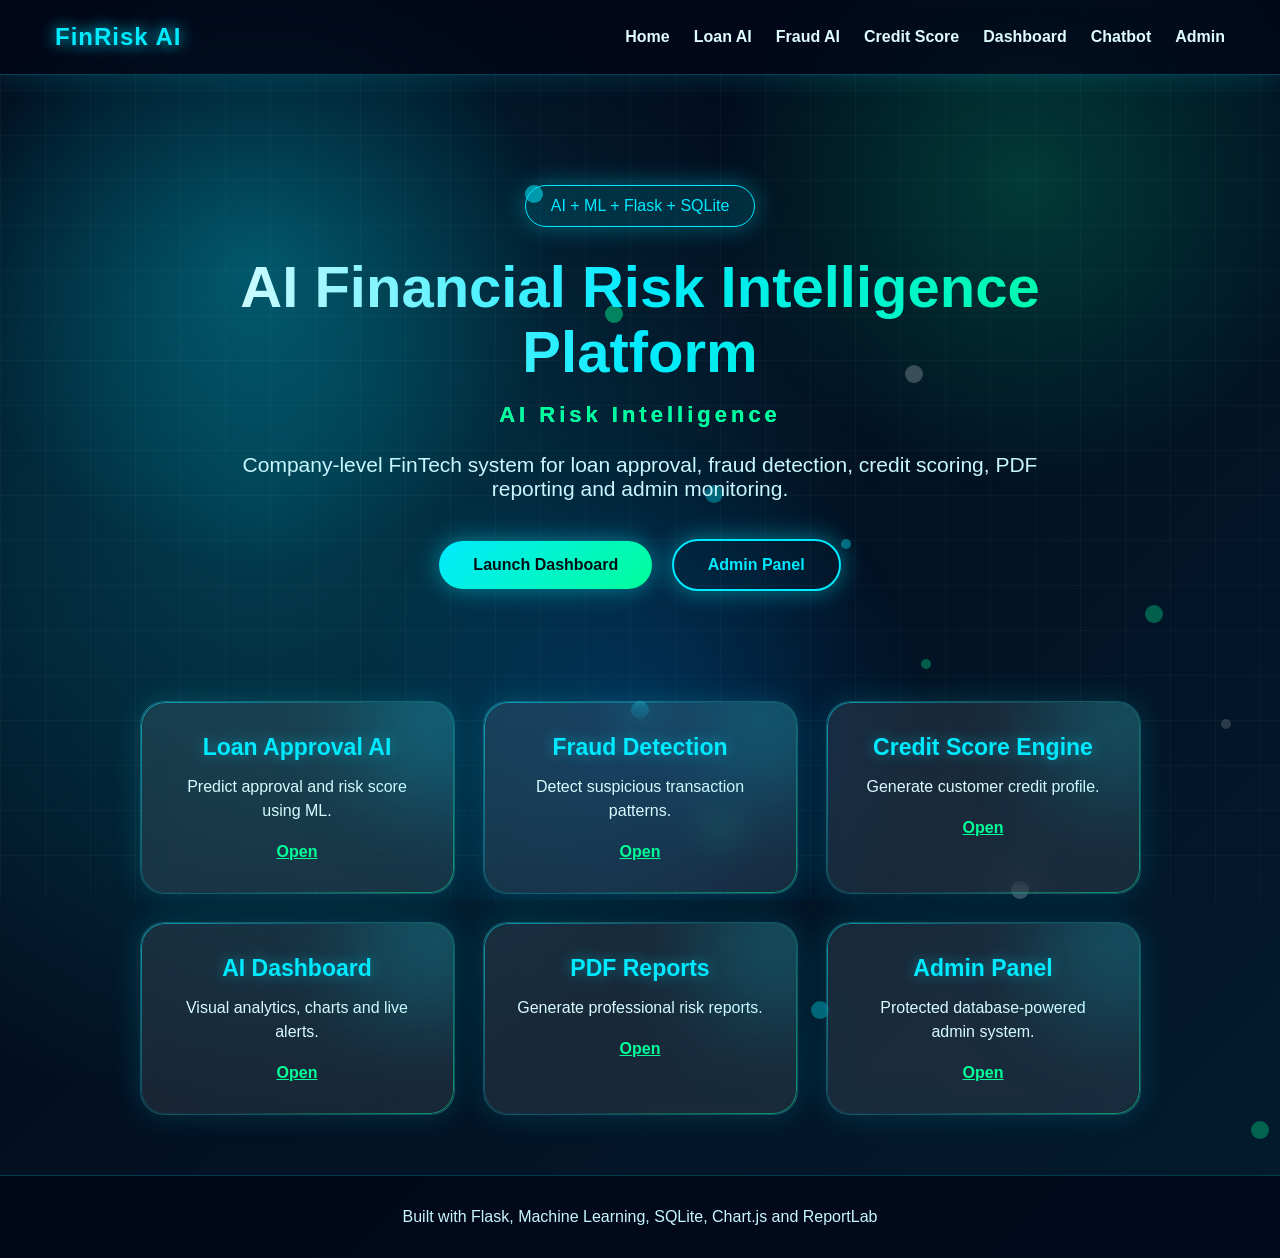
<file: templates/index.html>
<!DOCTYPE html>
<html>
<head>
    <title>FinRisk AI Platform</title>
    <link rel="stylesheet" href="/static/css/style.css">
</head>
<body>

<nav>
    <h2>FinRisk AI</h2>
    <a href="/">Home</a>
    <a href="/loan">Loan AI</a>
    <a href="/fraud">Fraud AI</a>
    <a href="/credit-score">Credit Score</a>
    <a href="/dashboard">Dashboard</a>
    <a href="/chatbot">Chatbot</a>
    <a href="/admin">Admin</a>
</nav>

<section class="hero">
    <div class="badge">AI + ML + Flask + SQLite</div>
    <h1>AI Financial Risk Intelligence Platform</h1>
    <p>Company-level FinTech system for loan approval, fraud detection, credit scoring, PDF reporting and admin monitoring.</p>
    <a class="btn" href="/dashboard">Launch Dashboard</a>
    <a class="btn secondary" href="/admin">Admin Panel</a>
</section>

<section class="cards">
    <div class="card"><h3>Loan Approval AI</h3><p>Predict approval and risk score using ML.</p><a href="/loan">Open</a></div>
    <div class="card"><h3>Fraud Detection</h3><p>Detect suspicious transaction patterns.</p><a href="/fraud">Open</a></div>
    <div class="card"><h3>Credit Score Engine</h3><p>Generate customer credit profile.</p><a href="/credit-score">Open</a></div>
    <div class="card"><h3>AI Dashboard</h3><p>Visual analytics, charts and live alerts.</p><a href="/dashboard">Open</a></div>
    <div class="card"><h3>PDF Reports</h3><p>Generate professional risk reports.</p><a href="/report">Open</a></div>
    <div class="card"><h3>Admin Panel</h3><p>Protected database-powered admin system.</p><a href="/admin">Open</a></div>
</section>

<footer>
    <p>Built with Flask, Machine Learning, SQLite, Chart.js and ReportLab</p>
</footer>

</body>
</html>
</file>
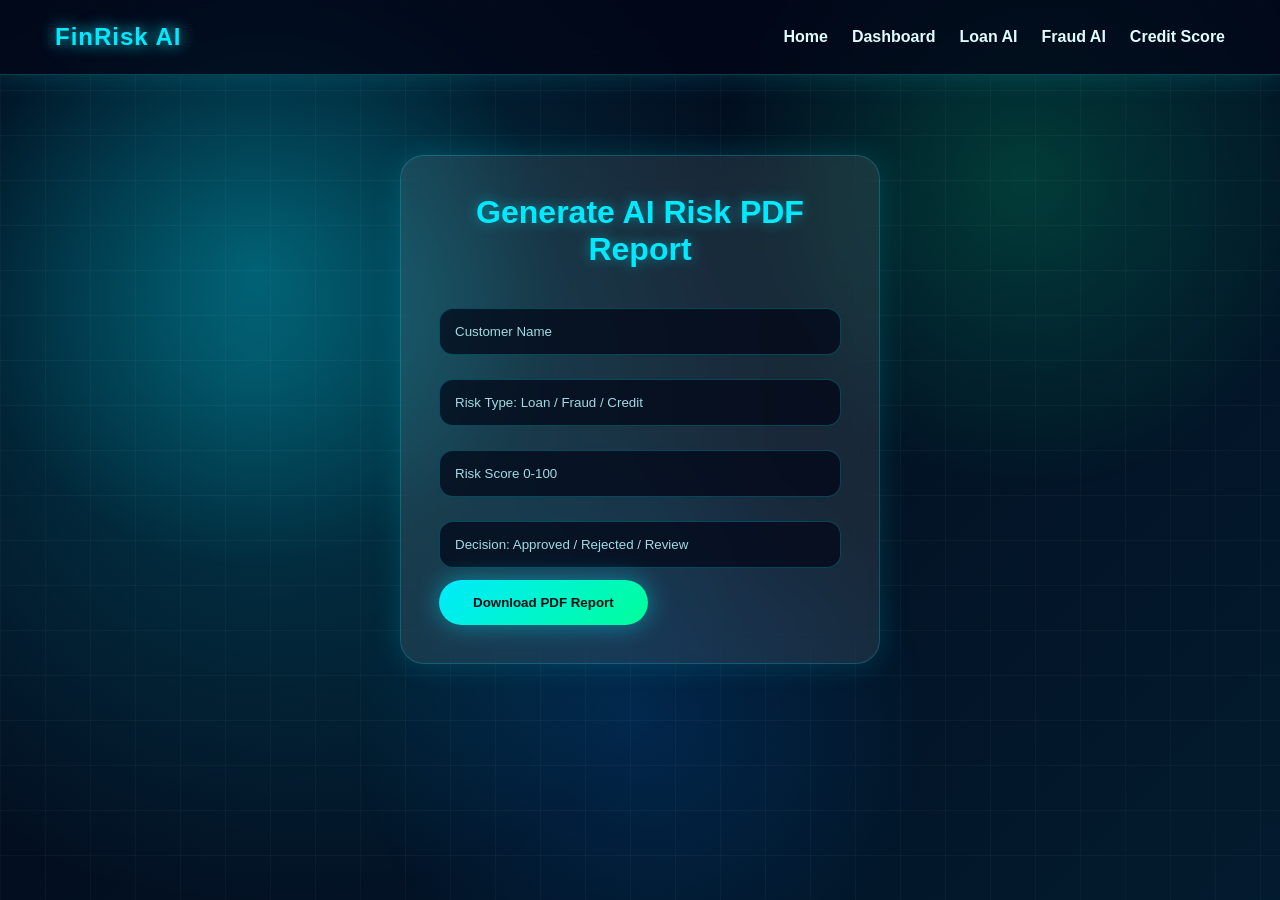
<file: templates/report.html>
﻿<!DOCTYPE html>
<html>
<head>
    <title>AI PDF Report</title>
    <link rel="stylesheet" href="/static/css/style.css">
</head>
<body>

<nav>
    <h2>FinRisk AI</h2>
    <a href="/">Home</a>
    <a href="/dashboard">Dashboard</a>
    <a href="/loan">Loan AI</a>
    <a href="/fraud">Fraud AI</a>
    <a href="/credit-score">Credit Score</a>
</nav>

<div class="form-box">
    <h1>Generate AI Risk PDF Report</h1>

    <form method="POST">
        <input type="text" name="customer_name" placeholder="Customer Name" required>

        <input type="text" name="risk_type" placeholder="Risk Type: Loan / Fraud / Credit" required>

        <input type="number" name="risk_score" placeholder="Risk Score 0-100" required>

        <input type="text" name="decision" placeholder="Decision: Approved / Rejected / Review" required>

        <button type="submit">Download PDF Report</button>
    </form>
</div>

</body>
</html>
</file>
<file: static/css/style.css>
* {
    margin: 0;
    padding: 0;
    box-sizing: border-box;
}

body {
    font-family: "Segoe UI", Arial, sans-serif;
    color: white;
    min-height: 100vh;
    background: radial-gradient(circle at top left, #003b46, #020617 45%, #000 100%);
    overflow-x: hidden;
}

/* Animated background */
body::before {
    content: "";
    position: fixed;
    inset: 0;
    background:
        radial-gradient(circle at 20% 30%, rgba(0, 234, 255, 0.25), transparent 25%),
        radial-gradient(circle at 80% 20%, rgba(0, 255, 153, 0.18), transparent 25%),
        radial-gradient(circle at 50% 80%, rgba(0, 132, 255, 0.18), transparent 30%);
    animation: bgMove 10s infinite alternate ease-in-out;
    z-index: -2;
}

body::after {
    content: "";
    position: fixed;
    inset: 0;
    background-image:
        linear-gradient(rgba(255,255,255,0.03) 1px, transparent 1px),
        linear-gradient(90deg, rgba(255,255,255,0.03) 1px, transparent 1px);
    background-size: 45px 45px;
    z-index: -1;
}

@keyframes bgMove {
    from { transform: scale(1) translateY(0); }
    to { transform: scale(1.15) translateY(-25px); }
}

/* Navbar */
nav {
    min-height: 75px;
    padding: 18px 55px;
    display: flex;
    align-items: center;
    gap: 24px;
    background: rgba(2, 6, 23, 0.75);
    backdrop-filter: blur(16px);
    border-bottom: 1px solid rgba(0, 234, 255, 0.25);
    box-shadow: 0 0 30px rgba(0, 234, 255, 0.18);
    position: sticky;
    top: 0;
    z-index: 10;
}

nav h2 {
    margin-right: auto;
    color: #00eaff;
    letter-spacing: 1px;
    text-shadow: 0 0 15px #00eaff;
}

nav a {
    color: #dffcff;
    text-decoration: none;
    font-weight: 600;
    transition: 0.3s;
}

nav a:hover {
    color: #00eaff;
    text-shadow: 0 0 12px #00eaff;
}

/* Hero */
.hero {
    min-height: 520px;
    text-align: center;
    padding: 110px 20px 70px;
    position: relative;
}

.badge {
    display: inline-block;
    padding: 11px 25px;
    border: 1px solid #00eaff;
    border-radius: 40px;
    color: #00eaff;
    background: rgba(0,234,255,0.12);
    box-shadow: 0 0 25px rgba(0,234,255,0.35);
    margin-bottom: 28px;
}

.hero h1 {
    font-size: 58px;
    max-width: 1000px;
    margin: auto;
    line-height: 1.12;
    background: linear-gradient(90deg, #fff, #00eaff, #00ff99);
    -webkit-background-clip: text;
    -webkit-text-fill-color: transparent;
    animation: glowText 3s infinite alternate;
}

@keyframes glowText {
    from { filter: drop-shadow(0 0 8px rgba(0,234,255,0.4)); }
    to { filter: drop-shadow(0 0 25px rgba(0,255,153,0.7)); }
}

.hero p {
    max-width: 850px;
    margin: 25px auto 38px;
    font-size: 21px;
    color: #c8f7ff;
}

.btn, button {
    display: inline-block;
    padding: 15px 34px;
    border-radius: 35px;
    border: none;
    background: linear-gradient(135deg, #00eaff, #00ff99);
    color: #001014;
    font-weight: 800;
    text-decoration: none;
    cursor: pointer;
    box-shadow: 0 0 25px rgba(0,234,255,0.45);
    transition: 0.3s;
}

.btn:hover, button:hover {
    transform: translateY(-4px) scale(1.03);
    box-shadow: 0 0 40px rgba(0,255,153,0.75);
}

.secondary {
    margin-left: 15px;
    background: transparent;
    color: #00eaff;
    border: 2px solid #00eaff;
}

/* Cards */
.cards, .dashboard {
    width: 92%;
    margin: 40px auto;
    display: flex;
    justify-content: center;
    gap: 28px;
    flex-wrap: wrap;
}

.card, .dash-card, .form-box, .analytics-box, .admin-box, .table-section, .chat-container, .login-card {
    background: rgba(255,255,255,0.09);
    border: 1px solid rgba(0,234,255,0.22);
    border-radius: 24px;
    backdrop-filter: blur(18px);
    box-shadow: 0 0 30px rgba(0,234,255,0.16);
    transition: 0.35s;
}

.card {
    width: 315px;
    padding: 32px;
    text-align: center;
    position: relative;
    overflow: hidden;
}

.card::before, .dash-card::before {
    content: "";
    position: absolute;
    width: 140px;
    height: 140px;
    background: rgba(0,234,255,0.20);
    filter: blur(45px);
    top: -50px;
    right: -50px;
}

.card:hover, .dash-card:hover, .analytics-box:hover, .admin-box:hover {
    transform: translateY(-10px);
    box-shadow: 0 0 45px rgba(0,234,255,0.38);
}

.card h3, .form-box h1, .page-title, .analytics-box h2, .admin-box h2, .table-section h2, .chat-container h1 {
    color: #00eaff;
    text-shadow: 0 0 14px rgba(0,234,255,0.45);
}

.card h3 {
    margin-bottom: 14px;
    font-size: 23px;
}

.card p {
    color: #d8fbff;
    margin-bottom: 20px;
    line-height: 1.5;
}

.card a {
    color: #00ff99;
    font-weight: bold;
}

/* Forms */
.form-box {
    width: 480px;
    margin: 80px auto;
    padding: 38px;
}

.form-box h1 {
    text-align: center;
    margin-bottom: 28px;
}

input {
    width: 100%;
    padding: 15px;
    margin: 12px 0;
    border-radius: 14px;
    border: 1px solid rgba(0,234,255,0.25);
    outline: none;
    background: rgba(2,6,23,0.72);
    color: white;
}

input::placeholder {
    color: #9fdbe4;
}

.result {
    margin-top: 25px;
    padding: 20px;
    background: rgba(0,234,255,0.14);
    border-left: 5px solid #00eaff;
    border-radius: 15px;
    font-size: 19px;
    text-align: center;
    box-shadow: inset 0 0 18px rgba(0,234,255,0.12);
}

/* Dashboard */
.page-title {
    text-align: center;
    margin: 55px 0 25px;
    font-size: 42px;
}

.dash-card {
    width: 240px;
    padding: 30px;
    text-align: center;
    position: relative;
    overflow: hidden;
    animation: floatCard 3s ease-in-out infinite;
}

.dash-card h2 {
    font-size: 40px;
    margin: 14px 0;
    color: #00eaff;
}

.danger h2 { color: #ff4d6d; }
.success h2 { color: #00ff99; }
.warning h2 { color: #ffd166; }

@keyframes floatCard {
    0%, 100% { transform: translateY(0); }
    50% { transform: translateY(-7px); }
}

.advanced-grid, .admin-grid {
    width: 92%;
    margin: 50px auto;
    display: grid;
    grid-template-columns: repeat(2, 1fr);
    gap: 30px;
}

.analytics-box, .admin-box, .table-section {
    padding: 30px;
}

canvas {
    max-height: 320px;
}

/* Tables */
table {
    width: 100%;
    border-collapse: collapse;
    color: white;
    overflow: hidden;
    border-radius: 15px;
}

th {
    background: rgba(0,234,255,0.24);
    color: #00eaff;
    padding: 15px;
}

td {
    padding: 14px;
    text-align: center;
    border-bottom: 1px solid rgba(255,255,255,0.12);
}

tr:hover {
    background: rgba(0,234,255,0.08);
}

.risk-badge {
    padding: 7px 15px;
    border-radius: 30px;
    font-weight: bold;
}

.high, .critical {
    background: rgba(255,77,109,0.22);
    color: #ff4d6d;
}

.medium {
    background: rgba(255,209,102,0.22);
    color: #ffd166;
}

.low {
    background: rgba(0,255,153,0.22);
    color: #00ff99;
}

.full-width {
    grid-column: 1 / 3;
}

/* Chat */
.chat-container {
    width: 650px;
    margin: 75px auto;
    padding: 38px;
}

.chat-subtitle {
    text-align: center;
    color: #c8f7ff;
    margin: 12px 0 25px;
}

.chat-form {
    display: flex;
    gap: 12px;
}

.chat-form button {
    width: 140px;
}

.chat-box {
    margin-top: 20px;
    padding: 18px;
    border-radius: 16px;
}

.user-msg {
    background: rgba(0,234,255,0.14);
    border-left: 5px solid #00eaff;
}

.bot-msg {
    background: rgba(0,255,153,0.14);
    border-left: 5px solid #00ff99;
}

/* Login */
.login-wrapper {
    min-height: 100vh;
    display: flex;
    justify-content: center;
    align-items: center;
}

.login-card {
    width: 430px;
    padding: 42px;
    text-align: center;
}

.login-card h1 {
    color: #00eaff;
    font-size: 40px;
}

.error-box {
    margin-top: 18px;
    padding: 13px;
    border-radius: 12px;
    background: rgba(255,77,109,0.18);
    color: #ffb3c1;
}

.login-info {
    margin-top: 22px;
    padding: 15px;
    border-radius: 15px;
    background: rgba(0,234,255,0.12);
}

/* Footer */
footer {
    text-align: center;
    padding: 32px;
    margin-top: 60px;
    background: rgba(2,6,23,0.75);
    border-top: 1px solid rgba(0,234,255,0.22);
    color: #c8f7ff;
}

/* Mobile */
@media(max-width: 900px) {
    nav {
        flex-direction: column;
        padding: 22px;
    }

    nav h2 {
        margin-right: 0;
    }

    .hero h1 {
        font-size: 36px;
    }

    .hero p {
        font-size: 17px;
    }

    .form-box, .chat-container, .login-card {
        width: 90%;
    }

    .advanced-grid, .admin-grid {
        grid-template-columns: 1fr;
    }

    .full-width {
        grid-column: 1;
    }

    .chat-form {
        flex-direction: column;
    }

    .chat-form button {
        width: 100%;
    }

    table {
        font-size: 12px;
    }
}
/* REAL VISIBLE ANIMATED BACKGROUND */
body {
    background:
        radial-gradient(circle at 10% 20%, rgba(0,234,255,0.22), transparent 20%),
        radial-gradient(circle at 90% 10%, rgba(0,255,153,0.18), transparent 22%),
        linear-gradient(135deg, #020617, #031b2e, #000);
    background-size: 200% 200%;
    animation: gradientShift 8s ease infinite;
}

@keyframes gradientShift {
    0% { background-position: 0% 50%; }
    50% { background-position: 100% 50%; }
    100% { background-position: 0% 50%; }
}

/* Floating bubbles */
.hero::before,
.hero::after,
.cards::before,
.dashboard::before {
    content: "";
    position: fixed;
    width: 18px;
    height: 18px;
    border-radius: 50%;
    background: rgba(0,234,255,0.55);
    box-shadow:
        80px 120px 0 rgba(0,255,153,0.45),
        180px 300px 0 rgba(0,234,255,0.35),
        380px 180px 0 rgba(255,255,255,0.22),
        620px 420px 0 rgba(0,255,153,0.32),
        900px 260px 0 rgba(0,234,255,0.38),
        1100px 520px 0 rgba(255,255,255,0.18);
    animation: bubbleMove 12s linear infinite;
    z-index: -1;
}

.hero::after {
    width: 10px;
    height: 10px;
    animation-duration: 18s;
    animation-direction: reverse;
    opacity: 0.7;
}

@keyframes bubbleMove {
    from {
        transform: translateY(100vh) translateX(0);
    }
    to {
        transform: translateY(-120vh) translateX(80px);
    }
}

/* Moving cyber scan light */
nav::after {
    content: "";
    position: absolute;
    left: -30%;
    bottom: 0;
    width: 30%;
    height: 2px;
    background: linear-gradient(90deg, transparent, #00eaff, transparent);
    animation: scanLine 3s linear infinite;
}

@keyframes scanLine {
    from { left: -30%; }
    to { left: 100%; }
}

/* Card entry animation */
.card,
.dash-card,
.form-box,
.analytics-box,
.admin-box,
.chat-container,
.login-card {
    animation: fadeUp 0.8s ease both, softFloat 4s ease-in-out infinite;
}

@keyframes fadeUp {
    from {
        opacity: 0;
        transform: translateY(35px);
    }
    to {
        opacity: 1;
        transform: translateY(0);
    }
}

@keyframes softFloat {
    0%, 100% {
        translate: 0 0;
    }
    50% {
        translate: 0 -7px;
    }
}

/* Glowing pulse buttons */
.btn,
button {
    animation: pulseGlow 2.2s infinite;
}

@keyframes pulseGlow {
    0% {
        box-shadow: 0 0 15px rgba(0,234,255,0.45);
    }
    50% {
        box-shadow: 0 0 38px rgba(0,255,153,0.85);
    }
    100% {
        box-shadow: 0 0 15px rgba(0,234,255,0.45);
    }
}
/* ============================= */
/* MOBILE STABILITY FIX */
/* ============================= */

html, body {
    max-width: 100%;
    overflow-x: hidden;
}

@media(max-width: 768px) {
    .card,
    .dash-card,
    .form-box,
    .analytics-box,
    .admin-box,
    .chat-container,
    .login-card {
        animation: fadeUp 0.5s ease both !important;
        transform: none !important;
        translate: none !important;
    }

    .hero::before,
    .hero::after,
    .cards::before,
    .dashboard::before {
        display: none !important;
    }

    .btn:hover,
    button:hover,
    .card:hover,
    .dash-card:hover,
    .analytics-box:hover,
    .admin-box:hover {
        transform: none !important;
    }

    .secondary {
        margin-left: 0;
        margin-top: 12px;
    }
}
/* ============================= */
/* ULTRA PREMIUM CYBER UI */
/* ============================= */

.hero h1::after {
    content: "AI Risk Intelligence";
    display: block;
    font-size: 22px;
    margin-top: 18px;
    letter-spacing: 4px;
    color: #00ff99;
    -webkit-text-fill-color: #00ff99;
    animation: typingGlow 2s infinite alternate;
}

@keyframes typingGlow {
    from {
        opacity: 0.55;
        text-shadow: 0 0 8px #00eaff;
    }
    to {
        opacity: 1;
        text-shadow: 0 0 25px #00ff99;
    }
}

.card::after,
.dash-card::after,
.analytics-box::after,
.admin-box::after {
    content: "";
    position: absolute;
    inset: 0;
    border-radius: inherit;
    border: 1px solid transparent;
    background: linear-gradient(135deg, rgba(0,234,255,0.6), transparent, rgba(0,255,153,0.55)) border-box;
    mask:
        linear-gradient(#fff 0 0) padding-box,
        linear-gradient(#fff 0 0);
    mask-composite: exclude;
    pointer-events: none;
}

.card,
.dash-card,
.analytics-box,
.admin-box {
    position: relative;
    overflow: hidden;
}

.card:hover::before,
.dash-card:hover::before,
.analytics-box:hover::before,
.admin-box:hover::before {
    content: "";
    position: absolute;
    width: 180px;
    height: 180px;
    background: rgba(0,255,153,0.22);
    filter: blur(55px);
    left: -60px;
    bottom: -60px;
}

.page-title::after {
    content: "";
    display: block;
    width: 180px;
    height: 3px;
    margin: 15px auto 0;
    background: linear-gradient(90deg, transparent, #00eaff, #00ff99, transparent);
    animation: titleLine 2s infinite alternate;
}

@keyframes titleLine {
    from {
        width: 90px;
        opacity: 0.5;
    }
    to {
        width: 260px;
        opacity: 1;
    }
}

.result {
    animation: resultPulse 2s infinite alternate;
}

@keyframes resultPulse {
    from {
        box-shadow: 0 0 12px rgba(0,234,255,0.25);
    }
    to {
        box-shadow: 0 0 28px rgba(0,255,153,0.45);
    }
}

input:focus {
    border-color: #00ff99;
    box-shadow: 0 0 18px rgba(0,255,153,0.35);
}

table {
    box-shadow: 0 0 25px rgba(0,234,255,0.12);
}

tr {
    transition: 0.25s;
}

tr:hover {
    transform: scale(1.01);
}

@media(max-width: 768px) {
    tr:hover {
        transform: none !important;
    }

    .hero h1::after {
        font-size: 14px;
        letter-spacing: 2px;
    }

    .page-title::after {
        animation: none;
        width: 120px;
    }
}
</file>
